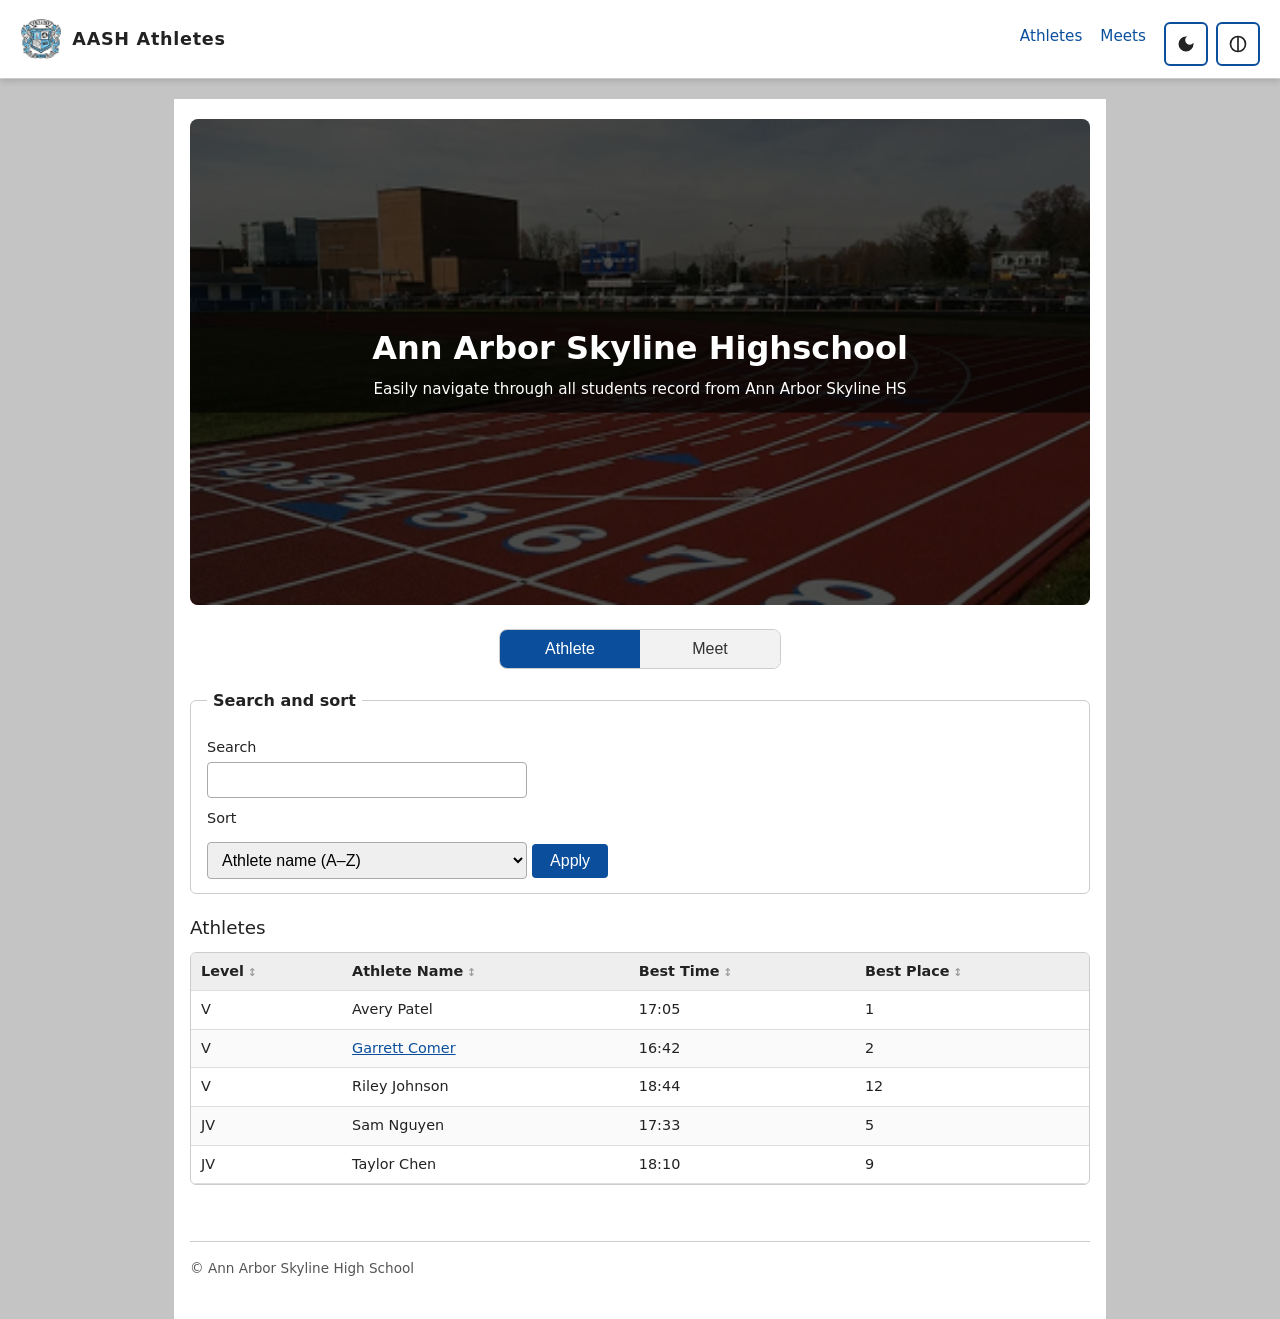
<file: index.html>
<!doctype html>
<html lang="en">
  <head>
    <meta charset="utf-8" />
    <meta name="viewport" content="width=device-width,initial-scale=1" />
    <title>Ann Arbor Skyline</title>
    <link rel="stylesheet" href="css/reset.css" />
    <link rel="stylesheet" href="css/style.css" />
  </head>

  <body>
    <header class="topnav">
      <a href="index.html" class="wholelogo">
        <img src="images/AnnArborSkylineHS_Icon.png" alt="navbar icon" class="logo">
        <span class="nav-text">AASH Athletes</span>
      </a>

      <div class="topnav-right">
      <nav aria-label="Primary navigation">
        <ul class="topnav-links">
          <li><a href="mainAthletes.html">Athletes</a></li>
          <li><a href="mainMeets.html">Meets</a></li>
        </ul>
      </nav>

      <div class="header-icon-toggles" role="group" aria-label="Display options">
        <input type="checkbox" id="dark-mode-toggle" class="theme-toggle">
        <label for="dark-mode-toggle" class="icon-toggle" title="Dark mode">
          <span class="sr-only">Dark mode</span>
          <svg xmlns="http://www.w3.org/2000/svg" width="20" height="20" viewBox="0 0 24 24" aria-hidden="true" focusable="false">
            <path fill="currentColor" d="M12 3a9 9 0 1 0 9 9c0-.46-.04-.92-.1-1.36a5.39 5.39 0 0 1-4.4 2.26 5.403 5.403 0 0 1-3.14-9.8c.44-.06.9-.1 1.36-.1z"/>
          </svg>
        </label>

        <input type="checkbox" id="contrast-toggle" class="theme-toggle">
        <label for="contrast-toggle" class="icon-toggle" title="High contrast">
          <span class="sr-only">High contrast</span>
          <svg xmlns="http://www.w3.org/2000/svg" width="20" height="20" viewBox="0 0 24 24" fill="none" aria-hidden="true" focusable="false">
            <circle cx="12" cy="12" r="9" stroke="currentColor" stroke-width="2"/>
            <line x1="12" y1="3" x2="12" y2="21" stroke="currentColor" stroke-width="2"/>
          </svg>
        </label>
      </div>
      </div>
    </header>

    <div class="page">
      <main>
        <div class="intro-box">
          <img src="images/track-img.png" class="intro-img" alt="">

          <div class="intro-darken"></div>


          <div class="intro-overlay">
            <h1 class="intro-text1">Ann Arbor Skyline Highschool</h1>
            <span class="intro-text2">Easily navigate through all students record from Ann Arbor Skyline HS</span>
          </div>
        </div>

        <div class="view-toggle" role="tablist" aria-label="Athletes or meets">
          <button type="button" id="athleteBtn" class="toggle-btn active" role="tab" aria-selected="true" aria-controls="athleteData">Athlete</button>
          <button type="button" id="meetBtn" class="toggle-btn" role="tab" aria-selected="false" aria-controls="meetData">Meet</button>
        </div>

        <div id="athleteData" class="data-section" role="tabpanel" aria-labelledby="athleteBtn">
          <form action="#" method="get">
            <fieldset>
              <legend>Search and sort</legend>

              <label for="athlete-search">Search</label>
              <input id="athlete-search" name="search" type="search" />

              <label for="athlete-sort">Sort</label>
              <select id="athlete-sort" name="sort">
                <option value="name-asc">Athlete name (A–Z)</option>
                <option value="name-desc">Athlete name (Z–A)</option>
              </select>

              <button type="submit">Apply</button>
            </fieldset>
          </form>

          <section aria-labelledby="athletes-heading">
            <h2 id="athletes-heading">Athletes</h2>
            <div class="table-wrap">
              <table>
                <thead>
                  <tr>
                    <th scope="col">Level</th>
                    <th scope="col">Athlete Name</th>
                    <th scope="col">Best Time</th>
                    <th scope="col">Best Place</th>
                  </tr>
                </thead>

                <tbody>
                  <tr>
                    <td>V</td>
                    <td><a href="athlete.html">Garrett Comer</a></td>
                    <td>16:42</td>
                    <td>2</td>
                  </tr>
                  <tr>
                    <td>V</td>
                    <td>Avery Patel</td>
                    <td>17:05</td>
                    <td>1</td>
                  </tr>
                  <tr>
                    <td>JV</td>
                    <td>Sam Nguyen</td>
                    <td>17:33</td>
                    <td>5</td>
                  </tr>
                  <tr>
                    <td>JV</td>
                    <td>Taylor Chen</td>
                    <td>18:10</td>
                    <td>9</td>
                  </tr>
                  <tr>
                    <td>V</td>
                    <td>Riley Johnson</td>
                    <td>18:44</td>
                    <td>12</td>
                  </tr>
                </tbody>
              </table>
            </div>
          </section>
        </div>

        <div id="meetData" class="data-section hidden" role="tabpanel" aria-labelledby="meetBtn" hidden>
          <form action="#" method="get">
            <fieldset>
              <legend>Search and sort</legend>

              <label for="meet-search">Search</label>
              <input id="meet-search" name="search" type="search" />

              <label for="meet-sort">Sort</label>
              <select id="meet-sort" name="sort">
                <option value="name-asc">Meet name (A–Z)</option>
                <option value="name-desc">Meet name (Z–A)</option>
                <option value="date-asc">Date (oldest first)</option>
                <option value="date-desc">Date (newest first)</option>
              </select>

              <button type="submit">Apply</button>
            </fieldset>
          </form>

          <section aria-labelledby="meets-heading">
            <h2 id="meets-heading">Meets</h2>

            <div class="table-wrap">
              <table>
                <thead>
                  <tr>
                    <th scope="col">Meet Name</th>
                    <th scope="col">Meet ID</th>
                    <th scope="col">Date</th>
                    <th scope="col">Results</th>
                  </tr>
                </thead>

                <tbody>
                  <tr>
                    <td>
                      <a href="meets.html">Skyline Invite</a>
                    </td>
                    <td>229906</td>
                    <td>
                      <time datetime="2025-10-12">Oct 12, 2025</time>
                    </td>
                    <td>
                      <a href="https://www.athletic.net/CrossCountry/meet/229906/results/916818">
                        Official results
                      </a>
                    </td>
                  </tr>

                  <tr>
                    <td>City Championship</td>
                    <td>229907</td>
                    <td>
                      <time datetime="2025-11-01">Nov 1, 2025</time>
                    </td>
                    <td>—</td>
                  </tr>

                  <tr>
                    <td>Regional Qualifier</td>
                    <td>229908</td>
                    <td>
                      <time datetime="2025-11-15">Nov 15, 2025</time>
                    </td>
                    <td>—</td>
                  </tr>
                </tbody>
              </table>
            </div>
          </section>
        </div>
      </main>

      <footer>
        <p>&copy; Ann Arbor Skyline High School</p>
      </footer>
    </div>

    <script src="js/tables.js" defer></script>
    <script src="js/sort.js" defer></script>
  </body>
</html>
</file>
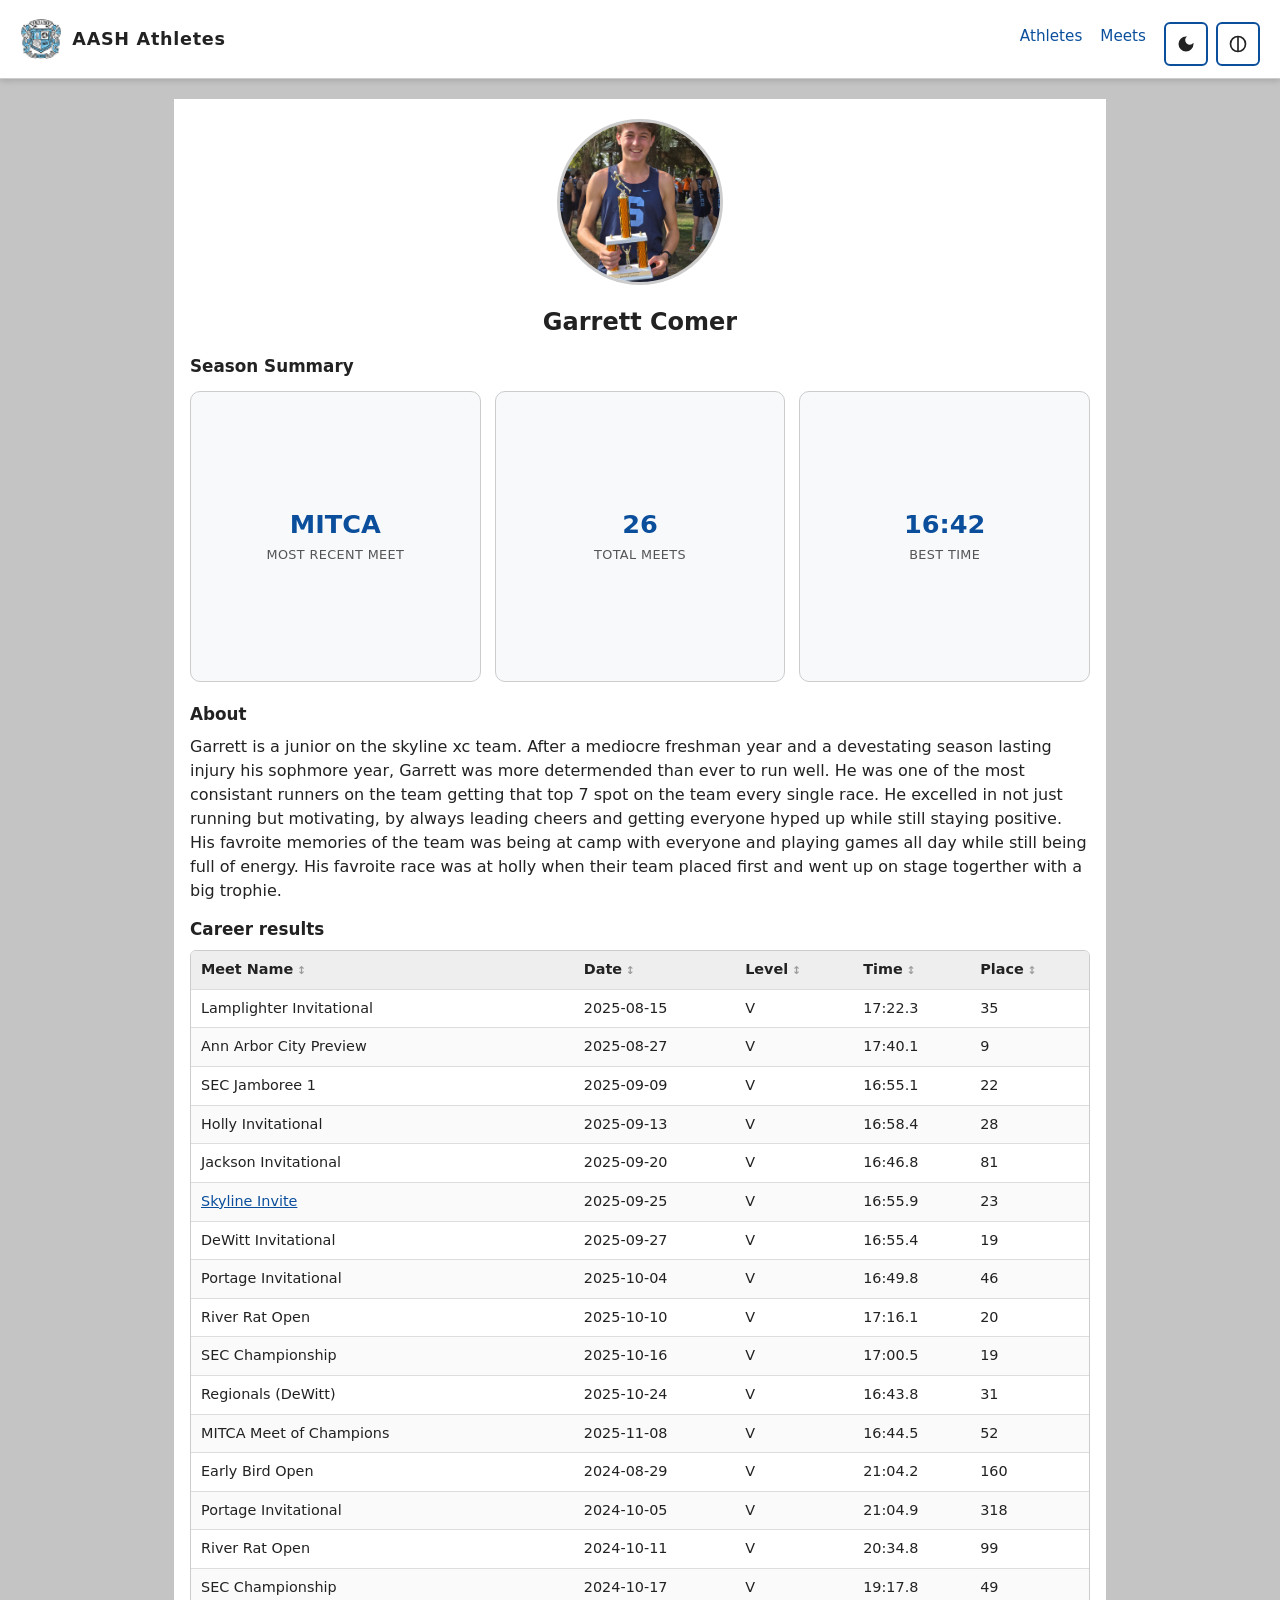
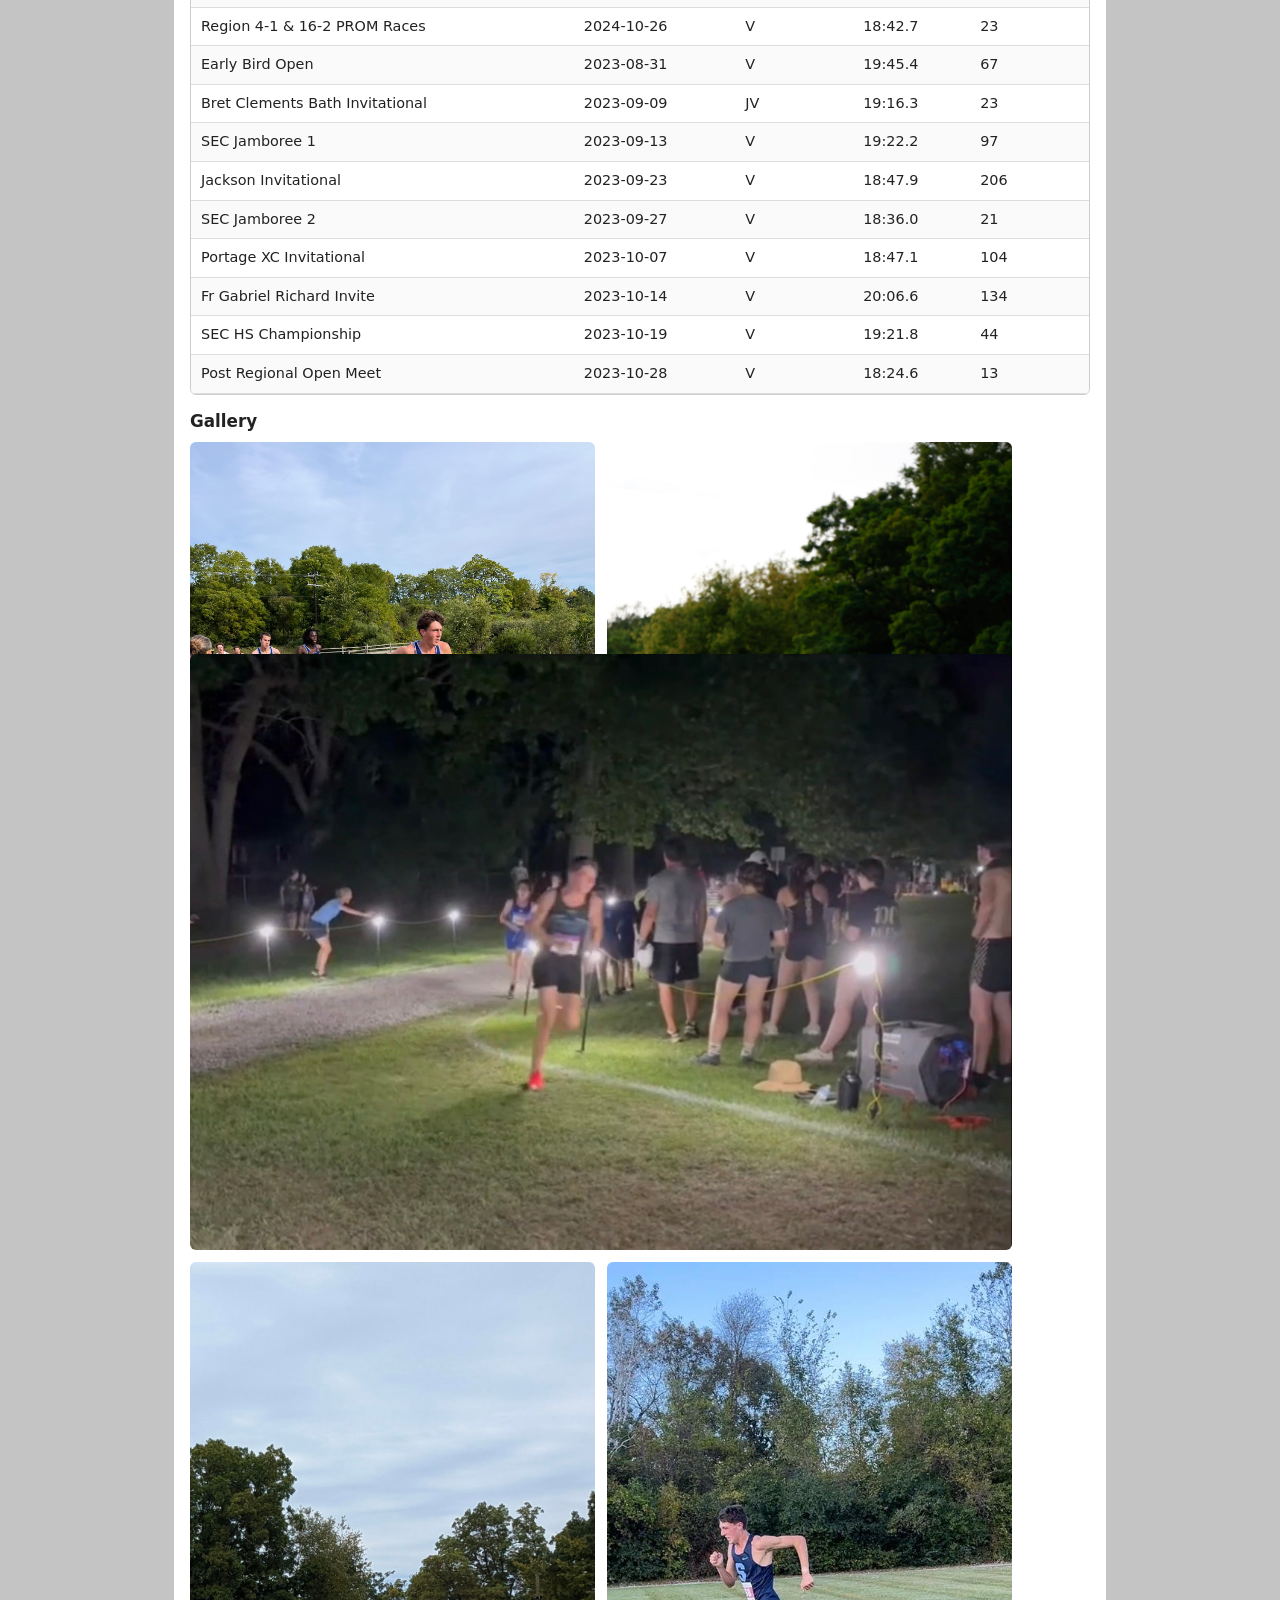
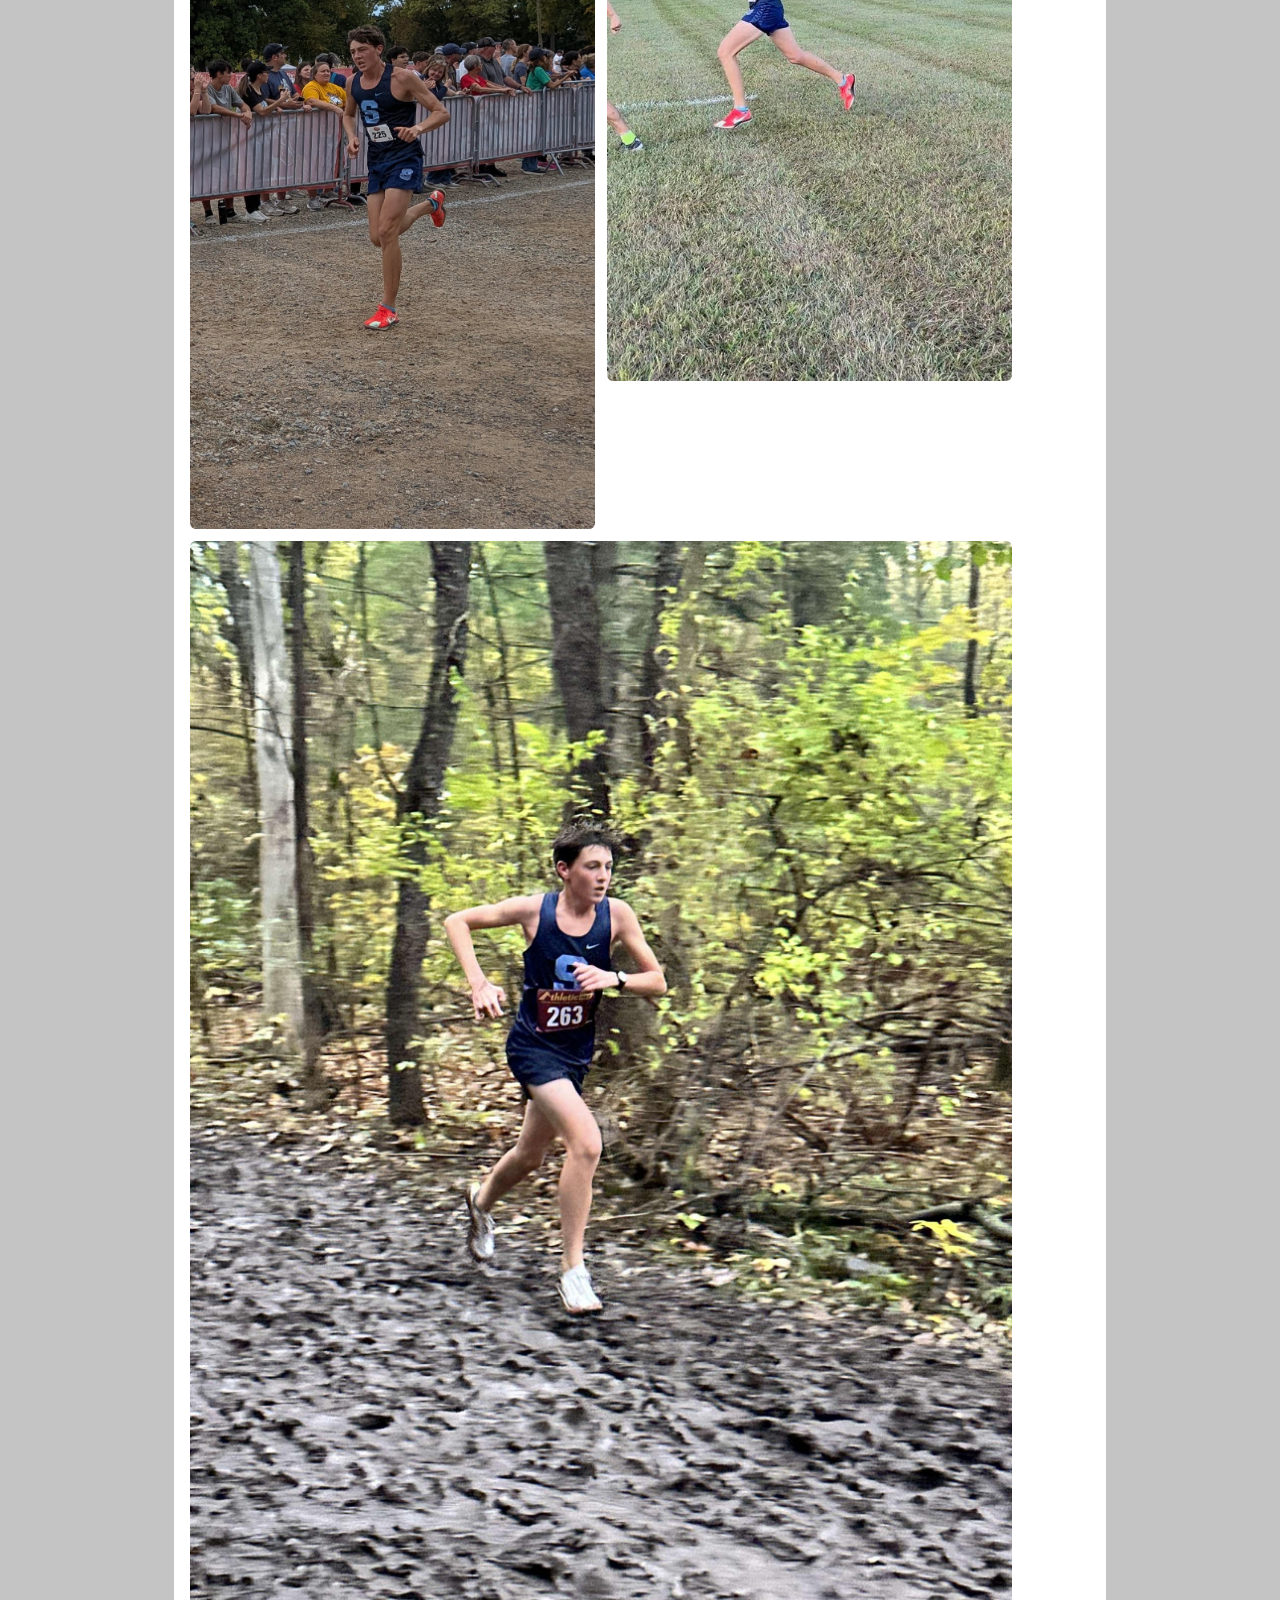
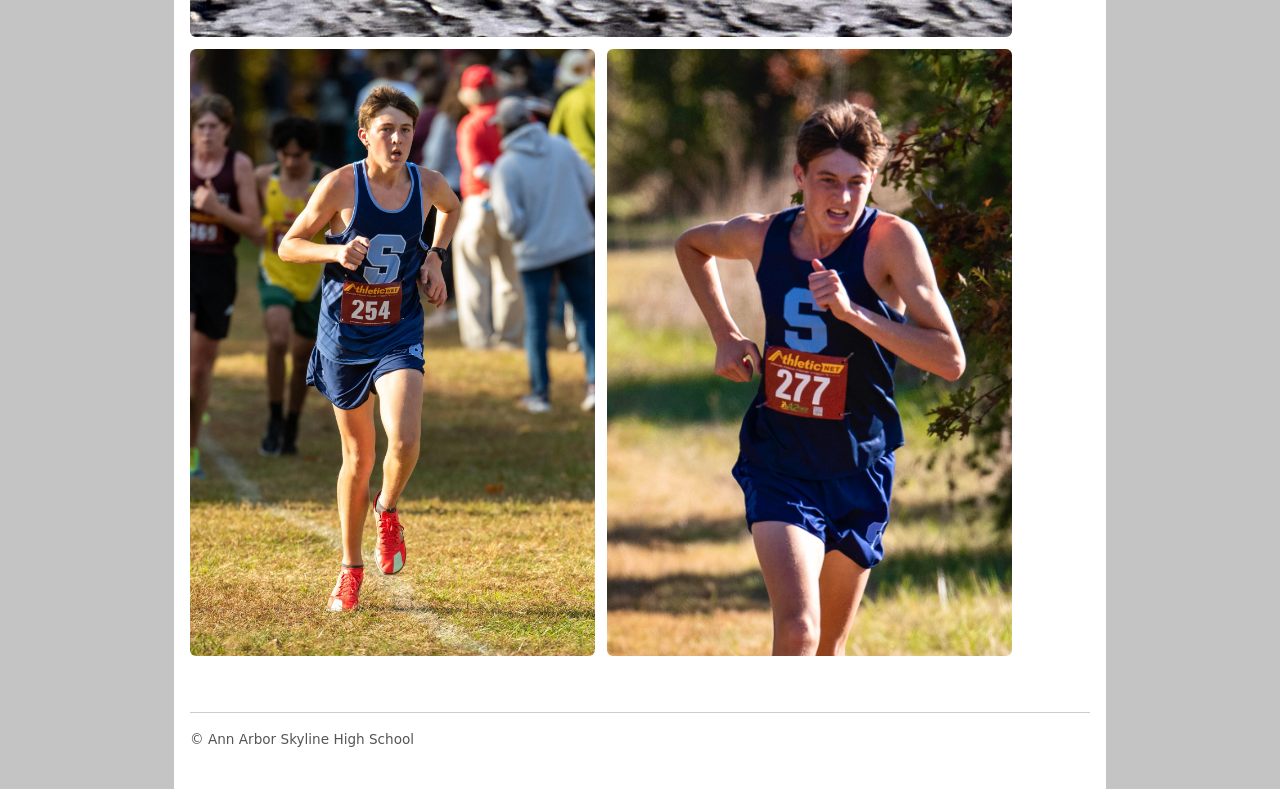
<file: athlete.html>
<!doctype html>
<html lang="en">
  <head>
    <meta charset="utf-8" />
    <meta name="viewport" content="width=device-width,initial-scale=1" />
    <title>Ann Arbor Skyline — Garrett Comer</title>
    <link rel="stylesheet" href="css/reset.css" />
    <link rel="stylesheet" href="css/style.css" />
    <link rel="stylesheet" href= "css/responsive.css">
  </head>

  <body>
    <header class="topnav">
      <a href="index.html" class="wholelogo">
        <img src="images/AnnArborSkylineHS_Icon.png" alt="navbar icon" class="logo">
        <span class="nav-text">AASH Athletes</span>
      </a>

      <div class="topnav-right">
      <nav aria-label="Primary navigation">
        <ul class="topnav-links">
          <li><a href="mainAthletes.html">Athletes</a></li>
          <li><a href="mainMeets.html">Meets</a></li>
        </ul>
      </nav>

      <div class="header-icon-toggles" role="group" aria-label="Display options">
        <input type="checkbox" id="dark-mode-toggle" class="theme-toggle">
        <label for="dark-mode-toggle" class="icon-toggle" title="Dark mode">
          <span class="sr-only">Dark mode</span>
          <svg xmlns="http://www.w3.org/2000/svg" width="20" height="20" viewBox="0 0 24 24" aria-hidden="true" focusable="false">
            <path fill="currentColor" d="M12 3a9 9 0 1 0 9 9c0-.46-.04-.92-.1-1.36a5.39 5.39 0 0 1-4.4 2.26 5.403 5.403 0 0 1-3.14-9.8c.44-.06.9-.1 1.36-.1z"/>
          </svg>
        </label>
        <input type="checkbox" id="contrast-toggle" class="theme-toggle">
        <label for="contrast-toggle" class="icon-toggle" title="High contrast">
          <span class="sr-only">High contrast</span>
          <svg xmlns="http://www.w3.org/2000/svg" width="20" height="20" viewBox="0 0 24 24" fill="none" aria-hidden="true" focusable="false">
            <circle cx="12" cy="12" r="9" stroke="currentColor" stroke-width="2"/>
            <line x1="12" y1="3" x2="12" y2="21" stroke="currentColor" stroke-width="2"/>
          </svg>
        </label>
      </div>
      </div>
    </header>

    <div class="page">

      <main>
        <section>
          <figure class="profile-photo">
            <img src="images/coverPhoto.jpg" alt="Profile photo of Garrett Comer" width="200"/>
          </figure>

          <h1 class="profile-name">Garrett Comer</h1>



          <section>
            <h3>Season Summary</h3>
            <div class="stat-cards">
              <div class="stat-card">
                <span class="stat-value">MITCA</span>
                <span class="stat-label">Most Recent Meet</span>
              </div>
              <div class="stat-card">
                <span class="stat-value">26</span>
                <span class="stat-label">Total Meets</span>
              </div>
              <div class="stat-card">
                <span class="stat-value">16:42</span>
                <span class="stat-label">Best Time</span>
              </div>
            </div>
          </section>

          <section>
            <h3>About</h3>
            <p>
              Garrett is a junior on the skyline xc team. After a mediocre freshman year and a devestating season lasting injury his sophmore year,
              Garrett was more determended than ever to run well. He was one of the most consistant runners on the team getting that top 7 spot on the
              team every single race. He excelled in not just running but motivating, by always leading cheers and getting everyone hyped up while still
              staying positive. His favroite memories of the team was being at camp with everyone and playing games all day while still being full of energy.
              His favroite race was at holly when their team placed first and went up on stage togerther with a big trophie.
            </p>
          </section>
        </section>

        <section>
          <h3>Career results</h3>

          <div class="table-wrap">
            <table>
              <thead>
                <tr>
                  <th scope="col">Meet Name</th>
                  <th scope="col">Date</th>
                  <th scope="col">Level</th>
                  <th scope="col">Time</th>
                  <th scope="col">Place</th>
                </tr>
              </thead>
              

                <tbody>
                  <tr>
                    <td>Lamplighter Invitational</td>
                    <td>2025-08-15</td>
                    <td>V</td>
                    <td>17:22.3</td>
                    <td>35</td>
                  </tr>
                  <tr>
                    <td>Ann Arbor City Preview</td>
                    <td>2025-08-27</td>
                    <td>V</td>
                    <td>17:40.1</td>
                    <td>9</td>
                  </tr>
                  <tr>
                    <td>SEC Jamboree 1</td>
                    <td>2025-09-09</td>
                    <td>V</td>
                    <td>16:55.1</td>
                    <td>22</td>
                  </tr>
                  <tr>
                    <td>Holly Invitational</td>
                    <td>2025-09-13</td>
                    <td>V</td>
                    <td>16:58.4</td>
                    <td>28</td>
                  </tr>
                  <tr>
                    <td>Jackson Invitational</td>
                    <td>2025-09-20</td>
                    <td>V</td>
                    <td>16:46.8</td>
                    <td>81</td>
                  </tr>
                  <tr>
                    <td><a href="meets.html">Skyline Invite</a></td>
                    <td>2025-09-25</td>
                    <td>V</td>
                    <td>16:55.9</td>
                    <td>23</td>
                  </tr>
                  <tr>
                    <td>DeWitt Invitational</td>
                    <td>2025-09-27</td>
                    <td>V</td>
                    <td>16:55.4</td>
                    <td>19</td>
                  </tr>
                  <tr>
                    <td>Portage Invitational</td>
                    <td>2025-10-04</td>
                    <td>V</td>
                    <td>16:49.8</td>
                    <td>46</td>
                  </tr>
                  <tr>
                    <td>River Rat Open</td>
                    <td>2025-10-10</td>
                    <td>V</td>
                    <td>17:16.1</td>
                    <td>20</td>
                  </tr>
                  <tr>
                    <td>SEC Championship</td>
                    <td>2025-10-16</td>
                    <td>V</td>
                    <td>17:00.5</td>
                    <td>19</td>
                  </tr>
                  <tr>
                    <td>Regionals (DeWitt)</td>
                    <td>2025-10-24</td>
                    <td>V</td>
                    <td>16:43.8</td>
                    <td>31</td>
                  </tr>
                  <tr>
                    <td>MITCA Meet of Champions</td>
                    <td>2025-11-08</td>
                    <td>V</td>
                    <td>16:44.5</td>
                    <td>52</td>
                  </tr>

                  <tr>
                    <td>Early Bird Open</td>
                    <td>2024-08-29</td>
                    <td>V</td>
                    <td>21:04.2</td>
                    <td>160</td>
                  </tr>
                  <tr>
                    <td>Portage Invitational</td>
                    <td>2024-10-05</td>
                    <td>V</td>
                    <td>21:04.9</td>
                    <td>318</td>
                  </tr>
                  <tr>
                    <td>River Rat Open</td>
                    <td>2024-10-11</td>
                    <td>V</td>
                    <td>20:34.8</td>
                    <td>99</td>
                  </tr>
                  <tr>
                    <td>SEC Championship</td>
                    <td>2024-10-17</td>
                    <td>V</td>
                    <td>19:17.8</td>
                    <td>49</td>
                  </tr>
                  <tr>
                    <td>Region 4-1 & 16-2 PROM Races</td>
                    <td>2024-10-26</td>
                    <td>V</td>
                    <td>18:42.7</td>
                    <td>23</td>
                  </tr>

                  <tr>
                    <td>Early Bird Open</td>
                    <td>2023-08-31</td>
                    <td>V</td>
                    <td>19:45.4</td>
                    <td>67</td>
                  </tr>
                  <tr>
                    <td>Bret Clements Bath Invitational</td>
                    <td>2023-09-09</td>
                    <td>JV</td>
                    <td>19:16.3</td>
                    <td>23</td>
                  </tr>
                  <tr>
                    <td>SEC Jamboree 1</td>
                    <td>2023-09-13</td>
                    <td>V</td>
                    <td>19:22.2</td>
                    <td>97</td>
                  </tr>
                  <tr>
                    <td>Jackson Invitational</td>
                    <td>2023-09-23</td>
                    <td>V</td>
                    <td>18:47.9</td>
                    <td>206</td>
                  </tr>
                  <tr>
                    <td>SEC Jamboree 2</td>
                    <td>2023-09-27</td>
                    <td>V</td>
                    <td>18:36.0</td>
                    <td>21</td>
                  </tr>
                  <tr>
                    <td>Portage XC Invitational</td>
                    <td>2023-10-07</td>
                    <td>V</td>
                    <td>18:47.1</td>
                    <td>104</td>
                  </tr>
                  <tr>
                    <td>Fr Gabriel Richard Invite</td>
                    <td>2023-10-14</td>
                    <td>V</td>
                    <td>20:06.6</td>
                    <td>134</td>
                  </tr>
                  <tr>
                    <td>SEC HS Championship</td>
                    <td>2023-10-19</td>
                    <td>V</td>
                    <td>19:21.8</td>
                    <td>44</td>
                  </tr>
                  <tr>
                    <td>Post Regional Open Meet</td>
                    <td>2023-10-28</td>
                    <td>V</td>
                    <td>18:24.6</td>
                    <td>13</td>
                  </tr>
                </tbody>

            </table>
          </div>
        </section>

        <section>
          <h3>Gallery</h3>

          <ul class="gallery-list">
            <li><img src="images/galleryPic1.jpg" alt="Gallery image 1" width="200"/></li>
            <li><img src="images/galleryPic2.jpg" alt="Gallery image 2" width="200"/></li>
            <li><img src="images/galleryPic4.jpg" alt="Gallery image 4" width="200"/></li>
            <li><img src="images/galleryPic3.jpg" alt="Gallery image 3" width="200"/></li>
            <li><img src="images/galleryPic5.jpg" alt="Gallery image 5" width="200"/></li>
            <li><img src="images/galleryPic6.jpg" alt="Gallery image 6" width="200"/></li>
            <li><img src="images/galleryPic7.jpg" alt="Gallery image 7" width="200"/></li>
            <li><img src="images/galleryPic8.jpg" alt="Gallery image 8" width="200"/></li>
               
            
          </ul>
        </section>
      </main>

      <footer>
        <p>&copy; Ann Arbor Skyline High School</p>
      </footer>
    </div>
    <script src="js/sort.js" defer></script>
  </body>
</html>
</file>
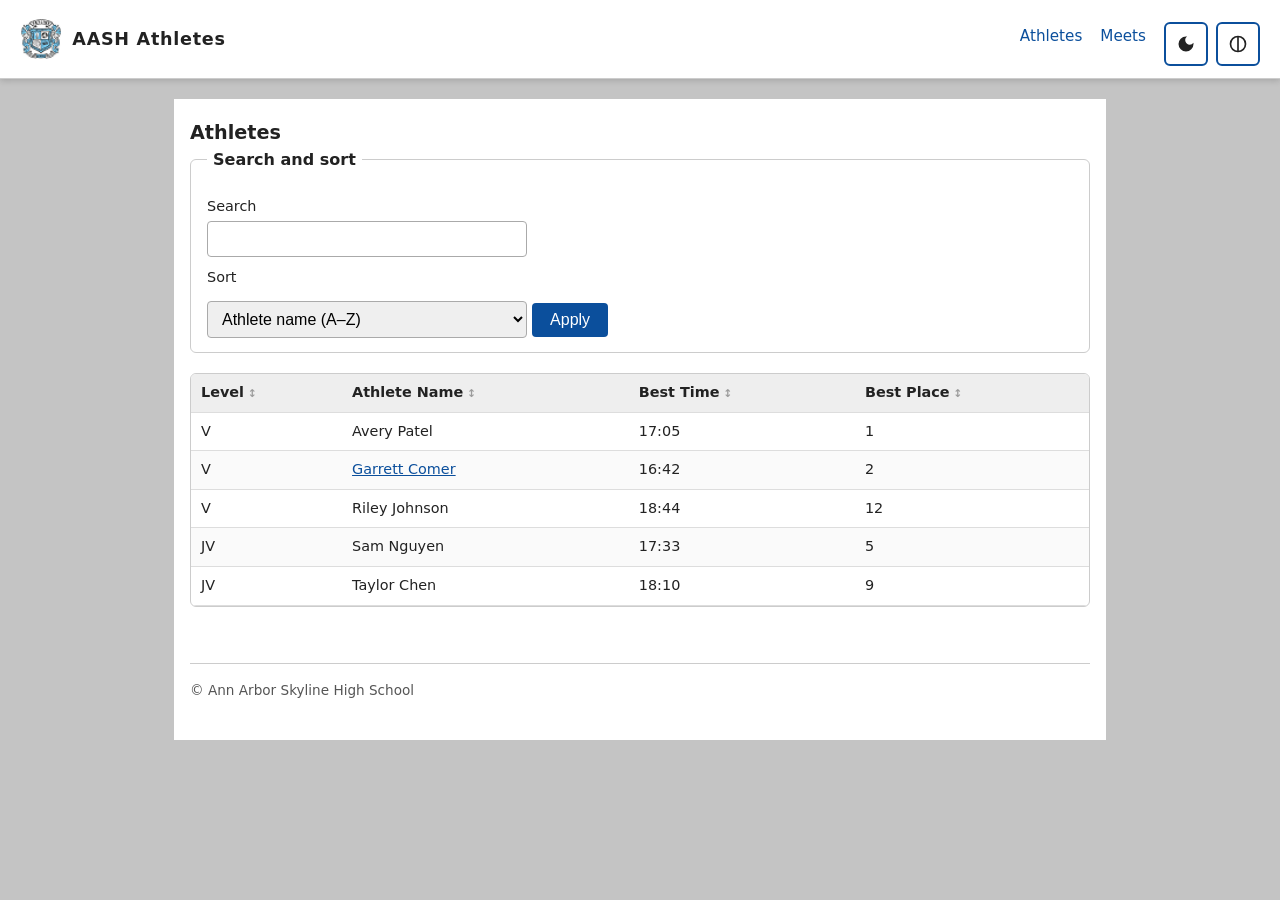
<file: mainAthletes.html>
<!doctype html>
<html lang="en">
  <head>
    <meta charset="utf-8" />
    <meta name="viewport" content="width=device-width,initial-scale=1" />
    <title>Ann Arbor Skyline — Athletes</title>
    <link rel="stylesheet" href="css/reset.css" />
    <link rel="stylesheet" href="css/style.css" />
  </head>

  <body>
    <header class="topnav">
      <a href="index.html" class="wholelogo">
        <img src="images/AnnArborSkylineHS_Icon.png" alt="navbar icon" class="logo">
        <span class="nav-text">AASH Athletes</span>
      </a>

      <div class="topnav-right">
      <nav aria-label="Primary navigation">
        <ul class="topnav-links">
          <li><a href="mainAthletes.html">Athletes</a></li>
          <li><a href="mainMeets.html">Meets</a></li>
        </ul>
      </nav>

      <div class="header-icon-toggles" role="group" aria-label="Display options">
        <input type="checkbox" id="dark-mode-toggle" class="theme-toggle">
        <label for="dark-mode-toggle" class="icon-toggle" title="Dark mode">
          <span class="sr-only">Dark mode</span>
          <svg xmlns="http://www.w3.org/2000/svg" width="20" height="20" viewBox="0 0 24 24" aria-hidden="true" focusable="false">
            <path fill="currentColor" d="M12 3a9 9 0 1 0 9 9c0-.46-.04-.92-.1-1.36a5.39 5.39 0 0 1-4.4 2.26 5.403 5.403 0 0 1-3.14-9.8c.44-.06.9-.1 1.36-.1z"/>
          </svg>
        </label>
        <input type="checkbox" id="contrast-toggle" class="theme-toggle">
        <label for="contrast-toggle" class="icon-toggle" title="High contrast">
          <span class="sr-only">High contrast</span>
          <svg xmlns="http://www.w3.org/2000/svg" width="20" height="20" viewBox="0 0 24 24" fill="none" aria-hidden="true" focusable="false">
            <circle cx="12" cy="12" r="9" stroke="currentColor" stroke-width="2"/>
            <line x1="12" y1="3" x2="12" y2="21" stroke="currentColor" stroke-width="2"/>
          </svg>
        </label>
      </div>
      </div>
    </header>

    <div class="page">

      <main data-table="athletes">
        <h1>Athletes</h1>
        <form action="#" method="get">
          <fieldset>
            <legend>Search and sort</legend>

            <label for="search">Search</label>
            <input id="search" name="search" type="search" />

            <label for="sort">Sort</label>
            <select id="sort" name="sort">
              <option value="name-asc">Athlete name (A–Z)</option>
              <option value="name-desc">Athlete name (Z–A)</option>
            </select>

            <button type="submit">Apply</button>
          </fieldset>
        </form>

        <section>
          <div class="table-wrap">
            <table>
              <thead>
                <tr>
                  <th scope="col">Level</th>
                  <th scope="col">Athlete Name</th>
                  <th scope="col">Best Time</th>
                  <th scope="col">Best Place</th>
                </tr>
              </thead>

              <tbody>
                <tr>
                  <td>V</td>
                  <td><a href="athlete.html">Garrett Comer</a></td>
                  <td>16:42</td>
                  <td>2</td>
                </tr>
                <tr>
                  <td>V</td>
                  <td>Avery Patel</td>
                  <td>17:05</td>
                  <td>1</td>
                </tr>
                <tr>
                  <td>JV</td>
                  <td>Sam Nguyen</td>
                  <td>17:33</td>
                  <td>5</td>
                </tr>
                <tr>
                  <td>JV</td>
                  <td>Taylor Chen</td>
                  <td>18:10</td>
                  <td>9</td>
                </tr>
                <tr>
                  <td>V</td>
                  <td>Riley Johnson</td>
                  <td>18:44</td>
                  <td>12</td>
                </tr>
              </tbody>
            </table>
          </div>
        </section>
      </main>

      <footer>
        <p>&copy; Ann Arbor Skyline High School</p>
      </footer>
    </div>
    <script src="js/tables.js" defer></script>
    <script src="js/sort.js" defer></script>
  </body>
</html>
</file>
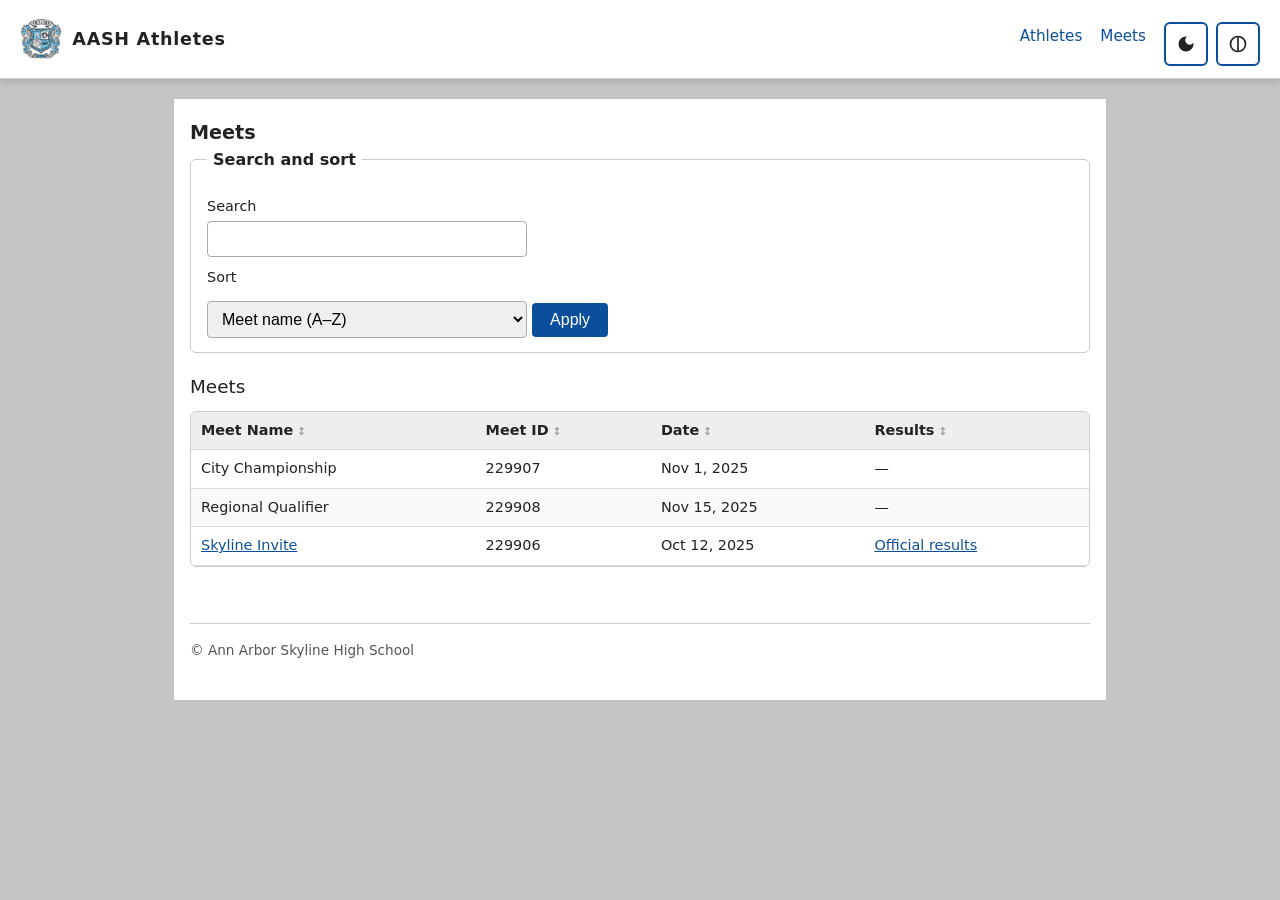
<file: mainMeets.html>
<!doctype html>
<html lang="en">
  <head>
    <meta charset="utf-8" />
    <meta name="viewport" content="width=device-width,initial-scale=1" />
    <title>Ann Arbor Skyline — Meets</title>
    <link rel="stylesheet" href="css/reset.css" />
    <link rel="stylesheet" href="css/style.css" />
  </head>

  <body>
    <header class="topnav">
      <a href="index.html" class="wholelogo">
        <img src="images/AnnArborSkylineHS_Icon.png" alt="navbar icon" class="logo">
        <span class="nav-text">AASH Athletes</span>
      </a>

      <div class="topnav-right">
      <nav aria-label="Primary navigation">
        <ul class="topnav-links">
          <li><a href="mainAthletes.html">Athletes</a></li>
          <li><a href="mainMeets.html">Meets</a></li>
        </ul>
      </nav>

      <div class="header-icon-toggles" role="group" aria-label="Display options">
        <input type="checkbox" id="dark-mode-toggle" class="theme-toggle">
        <label for="dark-mode-toggle" class="icon-toggle" title="Dark mode">
          <span class="sr-only">Dark mode</span>
          <svg xmlns="http://www.w3.org/2000/svg" width="20" height="20" viewBox="0 0 24 24" aria-hidden="true" focusable="false">
            <path fill="currentColor" d="M12 3a9 9 0 1 0 9 9c0-.46-.04-.92-.1-1.36a5.39 5.39 0 0 1-4.4 2.26 5.403 5.403 0 0 1-3.14-9.8c.44-.06.9-.1 1.36-.1z"/>
          </svg>
        </label>
        <input type="checkbox" id="contrast-toggle" class="theme-toggle">
        <label for="contrast-toggle" class="icon-toggle" title="High contrast">
          <span class="sr-only">High contrast</span>
          <svg xmlns="http://www.w3.org/2000/svg" width="20" height="20" viewBox="0 0 24 24" fill="none" aria-hidden="true" focusable="false">
            <circle cx="12" cy="12" r="9" stroke="currentColor" stroke-width="2"/>
            <line x1="12" y1="3" x2="12" y2="21" stroke="currentColor" stroke-width="2"/>
          </svg>
        </label>
      </div>
      </div>
    </header>

    <div class="page">

      <main data-table="meets">
        <h1>Meets</h1>
        <form action="#" method="get">
          <fieldset>
            <legend>Search and sort</legend>

            <label for="search">Search</label>
            <input id="search" name="search" type="search" />

            <label for="sort">Sort</label>
            <select id="sort" name="sort">
              <option value="name-asc">Meet name (A–Z)</option>
              <option value="name-desc">Meet name (Z–A)</option>
              <option value="date-asc">Date (oldest first)</option>
              <option value="date-desc">Date (newest first)</option>
            </select>

            <button type="submit">Apply</button>
          </fieldset>
        </form>

        <section aria-labelledby="meets-heading">
          <h2 id="meets-heading">Meets</h2>

          <div class="table-wrap">
            <table>
              <thead>
                <tr>
                  <th scope="col">Meet Name</th>
                  <th scope="col">Meet ID</th>
                  <th scope="col">Date</th>
                  <th scope="col">Results</th>
                </tr>
              </thead>

              <tbody>
                <tr>
                  <td>
                    <a href="meets.html">Skyline Invite</a>
                  </td>
                  <td>229906</td>
                  <td>
                    <time datetime="2025-10-12">Oct 12, 2025</time>
                  </td>
                  <td>
                    <a href="https://www.athletic.net/CrossCountry/meet/229906/results/916818">
                      Official results
                    </a>
                  </td>
                </tr>

                <tr>
                  <td>City Championship</td>
                  <td>229907</td>
                  <td>
                    <time datetime="2025-11-01">Nov 1, 2025</time>
                  </td>
                  <td>—</td>
                </tr>

                <tr>
                  <td>Regional Qualifier</td>
                  <td>229908</td>
                  <td>
                    <time datetime="2025-11-15">Nov 15, 2025</time>
                  </td>
                  <td>—</td>
                </tr>
              </tbody>
            </table>
          </div>
        </section>
      </main>

      <footer>
        <p>&copy; Ann Arbor Skyline High School</p>
      </footer>
    </div>
    <script src="js/tables.js" defer></script>
    <script src="js/sort.js" defer></script>
  </body>
</html>
</file>
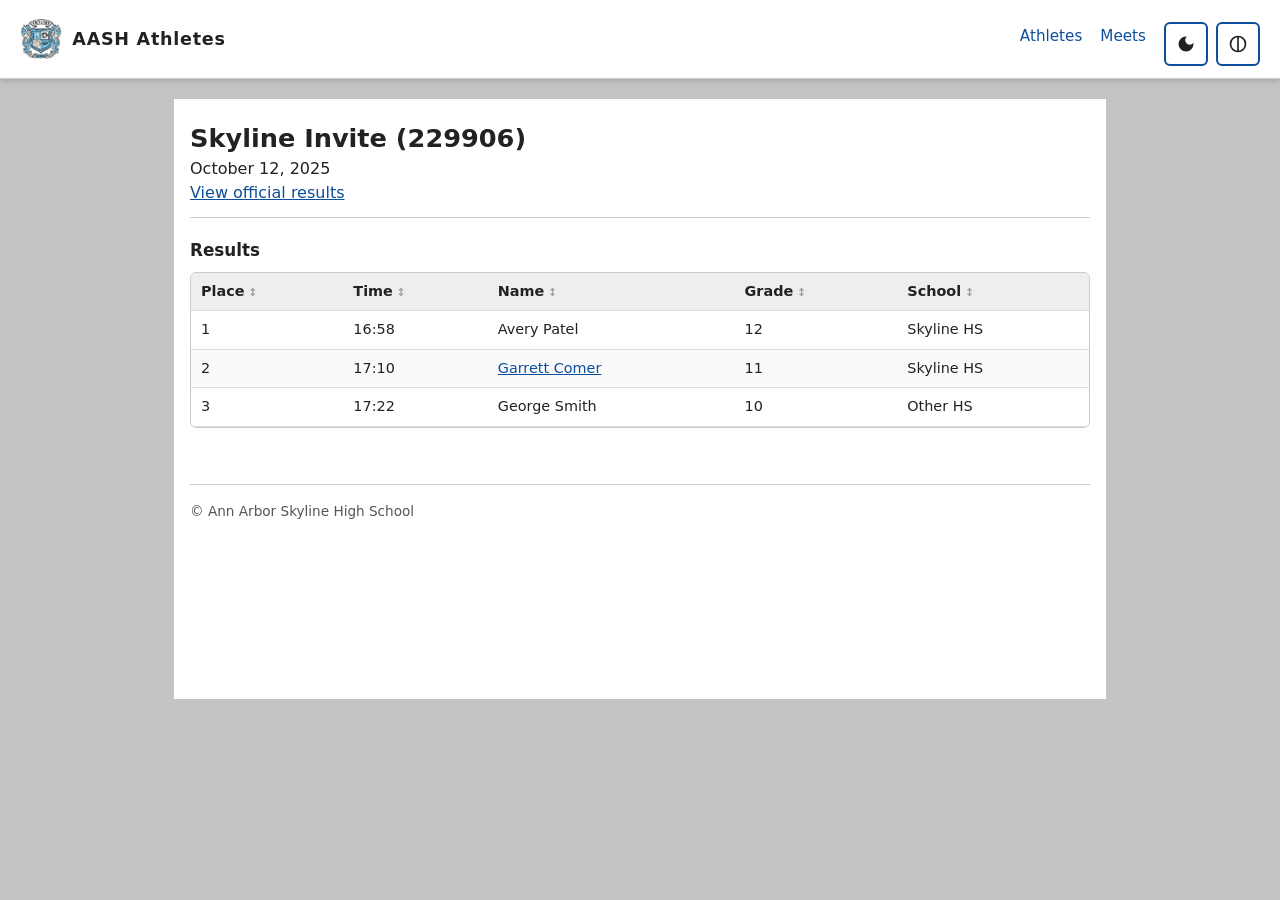
<file: meets.html>
<!DOCTYPE html>
<html lang="en">
<head>
  <meta charset="UTF-8">
  <meta name="viewport" content="width=device-width, initial-scale=1.0">
  <title>Skyline Invite | Skyline High School</title>
  <link rel="stylesheet" href="css/reset.css" />
  <link rel="stylesheet" href="css/style.css" />
</head>
<body>
    <header class="topnav">
      <a href="index.html" class="wholelogo">
        <img src="images/AnnArborSkylineHS_Icon.png" alt="navbar icon" class="logo">
        <span class="nav-text">AASH Athletes</span>
      </a>

      <div class="topnav-right">
      <nav aria-label="Primary navigation">
        <ul class="topnav-links">
          <li><a href="mainAthletes.html">Athletes</a></li>
          <li><a href="mainMeets.html">Meets</a></li>
        </ul>
      </nav>

      <div class="header-icon-toggles" role="group" aria-label="Display options">
        <input type="checkbox" id="dark-mode-toggle" class="theme-toggle">
        <label for="dark-mode-toggle" class="icon-toggle" title="Dark mode">
          <span class="sr-only">Dark mode</span>
          <svg xmlns="http://www.w3.org/2000/svg" width="20" height="20" viewBox="0 0 24 24" aria-hidden="true" focusable="false">
            <path fill="currentColor" d="M12 3a9 9 0 1 0 9 9c0-.46-.04-.92-.1-1.36a5.39 5.39 0 0 1-4.4 2.26 5.403 5.403 0 0 1-3.14-9.8c.44-.06.9-.1 1.36-.1z"/>
          </svg>
        </label>
        <input type="checkbox" id="contrast-toggle" class="theme-toggle">
        <label for="contrast-toggle" class="icon-toggle" title="High contrast">
          <span class="sr-only">High contrast</span>
          <svg xmlns="http://www.w3.org/2000/svg" width="20" height="20" viewBox="0 0 24 24" fill="none" aria-hidden="true" focusable="false">
            <circle cx="12" cy="12" r="9" stroke="currentColor" stroke-width="2"/>
            <line x1="12" y1="3" x2="12" y2="21" stroke="currentColor" stroke-width="2"/>
          </svg>
        </label>
      </div>
      </div>
    </header>

  <div class="page">

    <main>
      <article aria-labelledby="meet-title">
        <header>
          <h1 id="meet-title" class="meet-title">Skyline Invite (229906)</h1>
          <p>
            <time datetime="2025-10-12">October 12, 2025</time>
          </p>
          <p>
            <a href="https://www.athletic.net/CrossCountry/meet/229906/results/916818">
              View official results
            </a>
          </p>
        </header>

        <section aria-labelledby="results-heading">
          <h3 id="results-heading">Results</h3>
          
          <div class="table-wrap">
            <table>
              <thead>
                <tr>
                  <th scope="col">Place</th>
                  <th scope="col">Time</th>
                  <th scope="col">Name</th>
                  <th scope="col">Grade</th>
                  <th scope="col">School</th>
                </tr>
              </thead>
              <tbody>
                <tr>
                  <td>1</td>
                  <td>16:58</td>
                  <td>Avery Patel</td>
                  <td>12</td>
                  <td>Skyline HS</td>
                </tr>
                <tr>
                  <td>2</td>
                  <td>17:10</td>
                  <td><a href="athlete.html">Garrett Comer</a></td>
                  <td>11</td>
                  <td>Skyline HS</td>
                </tr>
                <tr>
                  <td>3</td>
                  <td>17:22</td>
                  <td>George Smith</td>
                  <td>10</td>
                  <td>Other HS</td>
                </tr>
              </tbody>
            </table>
          </div>
        </section>
      </article>
    </main>

    <footer>
      <p>&copy; Ann Arbor Skyline High School</p>
    </footer>
  </div>

    <script src="js/sort.js" defer></script>
</body>
</html>
</file>
<file: css/style.css>
/* ----- Base ----- */
html {
  font-size: 16px;
}

body {
  font-family: system-ui, -apple-system, "Segoe UI", Roboto, sans-serif;
  line-height: 1.5;
  color: #222;
  background: #c4c4c4;
}

a {
  color: #0b4f9c;
}

a:hover {
  text-decoration: underline;
}

.sr-only {
  position: absolute;
  width: 1px;
  height: 1px;
  padding: 0;
  margin: -1px;
  overflow: hidden;
  clip: rect(0, 0, 0, 0);
  white-space: nowrap;
  border: 0;
}

.hidden {
  display: none;
}

/* ----- Top bar ----- */
.topnav {
  position: relative;
  z-index: 1;
  display: flex;
  align-items: center;
  justify-content: space-between;
  padding: 12px 20px;
  background: #fff;
  box-shadow: 0 2px 6px rgba(0, 0, 0, 0.15);
}

.logo {
  height: 40px;
  width: auto;
  display: block;
}

.wholelogo {
  display: flex;
  align-items: center;
  gap: 10px;
  text-decoration: none;
  color: inherit;
}

.wholelogo:hover {
  text-decoration: none;
}

.nav-text {
  display: flex;
  align-items: center;
  font-weight: 600;
  font-size: 1.1rem;
  letter-spacing: 0.04em;
}

.topnav-links {
  display: flex;
  align-items: center;
  gap: 18px;
  list-style: none;
  margin: 0;
  padding: 0;
}

.topnav-links a {
  text-decoration: none;
  font-size: 0.95rem;
  font-weight: 500;
  color: #0b4f9c;
  padding: 4px 0;
}

.topnav-links a:hover {
  text-decoration: underline;
}

.topnav-right {
  display: flex;
  align-items: center;
  gap: 18px;
}

.header-icon-toggles {
  display: flex;
  gap: 8px;
}

.theme-toggle {
  position: absolute;
  width: 1px;
  height: 1px;
  padding: 0;
  margin: -1px;
  overflow: hidden;
  clip: rect(0, 0, 0, 0);
  white-space: nowrap;
  border: 0;
}

.icon-toggle {
  display: inline-flex;
  align-items: center;
  justify-content: center;
  width: 40px;
  height: 40px;
  border: 2px solid #0b4f9c;
  border-radius: 6px;
  cursor: pointer;
  background: #fff;
  color: #222;
}

.icon-toggle:hover {
  background: #f0f4fa;
}

#dark-mode-toggle:focus-visible + .icon-toggle,
#contrast-toggle:focus-visible + .icon-toggle {
  outline: 2px solid #0b4f9c;
  outline-offset: 2px;
}

/* ----- Main column ----- */
.page {
  width: 92%;
  max-width: 900px;
  margin: 0 auto;
  padding: 20px 16px 40px;
  min-height: 60vh;
  background: #fff;
}

main {
  padding-bottom: 24px;
}

/* ----- Intro ----- */
.intro-box {
  position: relative;
  width: 100%;
  margin-bottom: 24px;
  overflow: hidden;
  border-radius: 8px;
}

.intro-img {
  width: 100%;
  height: auto;
  display: block;
}

.intro-darken {
  position: absolute;
  inset: 0;
  background: rgba(0, 0, 0, 0.7);
}

.intro-overlay {
  position: absolute;
  top: 50%;
  left: 50%;
  transform: translate(-50%, -50%);
  text-align: center;
  width: 100%;
  padding: 12px 16px;
  background: rgba(0, 0, 0, 0.65);
}

.intro-text1 {
  display: block;
  color: #fff;
  font-size: 2rem;
  font-weight: 700;
  margin: 0 0 6px;
}

.intro-text2 {
  display: block;
  color: #fff;
  font-size: 0.95rem;
}

/* ----- Athlete / Meet switch ----- */
.view-toggle {
  display: flex;
  gap: 0;
  width: 100%;
  max-width: 280px;
  margin: 0 auto 20px;
  border: 1px solid #ccc;
  border-radius: 8px;
  overflow: hidden;
}

.toggle-btn {
  flex: 1;
  padding: 10px 14px;
  font-size: 1rem;
  border: none;
  background: #f2f2f2;
  color: #333;
  cursor: pointer;
}

.toggle-btn:hover {
  background: #e8e8e8;
}

.toggle-btn.active {
  background: #0b4f9c;
  color: #fff;
}

/* ----- Forms ----- */
fieldset {
  border: 1px solid #ccc;
  padding: 14px 16px;
  margin-bottom: 20px;
  border-radius: 6px;
}

legend {
  padding: 0 6px;
  font-weight: 600;
}

label {
  display: block;
  margin-top: 10px;
  font-size: 0.9rem;
}

input[type="search"],
select {
  width: 100%;
  max-width: 320px;
  margin-top: 4px;
  padding: 8px 10px;
  font-size: 1rem;
  border: 1px solid #aaa;
  border-radius: 4px;
}

button[type="submit"] {
  margin-top: 14px;
  padding: 8px 18px;
  font-size: 1rem;
  border: none;
  border-radius: 4px;
  background: #0b4f9c;
  color: #fff;
  cursor: pointer;
}

button[type="submit"]:hover {
  background: #094080;
}

h2 {
  font-size: 1.15rem;
  margin: 16px 0 10px;
}

.meet-title {
  font-size: 1.6rem;
  font-weight: 800;
}

h3 {
  font-size: 1.05rem;
  margin: 14px 0 8px;
  font-weight: 700;
}

.profile-photo {
  text-align: center;
  margin-bottom: 12px;

}

.profile-photo img {
  width: 160px;
  height: 160px;
  object-fit: cover;
  border-radius: 50%;
  border: 3px solid #ccc;
}

.bold {
  font-weight: 700;
}

.profile-name {
  display: block;
  text-align: center;
  font-weight: 600;
  font-size: 1.5rem;
  margin: 0 0 12px;
}

/* ----- Stat cards ----- */
.stat-cards {
  display: grid;
  grid-template-columns: repeat(3, 1fr);
  gap: 14px;
  margin: 12px 0 20px;
}

.stat-card {
  display: flex;
  flex-direction: column;
  align-items: center;
  justify-content: center;
  aspect-ratio: 1;
  padding: 16px;
  border: 1px solid #ccc;
  border-radius: 10px;
  background: #f8f9fb;
  text-align: center;
}

.stat-value {
  font-size: 1.6rem;
  font-weight: 700;
  color: #0b4f9c;
  line-height: 1.2;
}

.stat-label {
  margin-top: 6px;
  font-size: 0.8rem;
  color: #555;
  text-transform: uppercase;
  letter-spacing: 0.03em;
}

.gallery-list {
  display: grid;
  gap: 12px;
  grid-template-columns: repeat(auto-fill, minmax(140px, 1fr));
  list-style: none;
  margin: 0;
  padding: 0;
}

.gallery-list img {
  width: 100%;
  height: auto;
  display: block;
  border-radius: 6px;
}

/* ----- Tables ----- */
.table-wrap {
  overflow-x: auto;
  border: 1px solid #ccc;
  border-radius: 6px;
}

table {
  width: 100%;
  min-width: 260px;
  font-size: 0.9rem;
}

th,
td {
  padding: 8px 10px;
  text-align: left;
  border-bottom: 1px solid #ddd;
}

thead th {
  background: #eee;
  font-weight: 600;
}

th.sortable {
  cursor: pointer;
  user-select: none;
}

th.sortable:hover {
  background: #e0e4ea;
}

th.sortable::after {
  content: " \2195";
  font-size: 0.75em;
  opacity: 0.4;
}

th.sort-asc::after {
  content: " \25B2";
  opacity: 1;
}

th.sort-desc::after {
  content: " \25BC";
  opacity: 1;
}

tbody tr:nth-child(even) {
  background: #fafafa;
}

/* ----- Footer ----- */
footer {
  margin-top: 32px;
  padding-top: 16px;
  border-top: 1px solid #ccc;
  font-size: 0.85rem;
  color: #555;
}

/* ----- Other pages: header inside .page ----- */
header {
  margin-bottom: 20px;
  padding-bottom: 12px;
  border-bottom: 1px solid #ccc;
}

.header-top {
  display: flex;
  align-items: center;
  justify-content: space-between;
  gap: 12px;
  flex-wrap: wrap;
}

h1 {
  font-size: 1.2rem;
  font-weight: 700;
}

h1 a {
  text-decoration: none;
  color: #0b4f9c;
}

nav ul {
  margin-top: 10px;
}

nav li {
  margin-bottom: 6px;
}

/* ----- Dark mode (checkbox on index) ----- */
html:has(#dark-mode-toggle:checked) body {
  background: #1a1a1a;
  color: #eee;
}

html:has(#dark-mode-toggle:checked) .page {
  background: #252525;
  color: #eee;
}

html:has(#dark-mode-toggle:checked) a {
  color: #7ec8ff;
}

html:has(#dark-mode-toggle:checked) .topnav,
html:has(#dark-mode-toggle:checked) .icon-toggle {
  background: #2d2d2d;
  color: #eee;
  border-color: #7ec8ff;
}

html:has(#dark-mode-toggle:checked) .topnav-links a {
  color: #7ec8ff;
}

html:has(#dark-mode-toggle:checked) thead th {
  background: #333;
}

html:has(#dark-mode-toggle:checked) tbody tr:nth-child(even) {
  background: #2a2a2a;
}

html:has(#dark-mode-toggle:checked) th,
html:has(#dark-mode-toggle:checked) td {
  border-color: #444;
}

html:has(#dark-mode-toggle:checked) fieldset,
html:has(#dark-mode-toggle:checked) .table-wrap,
html:has(#dark-mode-toggle:checked) .stat-card {
  border-color: #555;
}

html:has(#dark-mode-toggle:checked) .stat-card {
  background: #2a2a2a;
}

html:has(#dark-mode-toggle:checked) .stat-value {
  color: #7ec8ff;
}

html:has(#dark-mode-toggle:checked) .stat-label {
  color: #aaa;
}

html:has(#dark-mode-toggle:checked) th.sortable:hover {
  background: #444;
}

html:has(#dark-mode-toggle:checked) input[type="search"],
html:has(#dark-mode-toggle:checked) select {
  background: #333;
  color: #eee;
  border-color: #555;
}

html:has(#dark-mode-toggle:checked) footer {
  border-color: #444;
  color: #aaa;
}

html:has(#dark-mode-toggle:checked) header {
  border-color: #444;
}

html:has(#dark-mode-toggle:checked) .profile-photo img {
  border-color: #555;
}

html:has(#dark-mode-toggle:checked) .view-toggle {
  border-color: #555;
}

html:has(#dark-mode-toggle:checked) .toggle-btn {
  background: #333;
  color: #ddd;
}

html:has(#dark-mode-toggle:checked) .toggle-btn.active {
  background: #0b4f9c;
  color: #fff;
}

html:has(#dark-mode-toggle:checked) label[for="dark-mode-toggle"].icon-toggle {
  background: #0b4f9c;
  color: #fff;
  border-color: #7ec8ff;
}

html:has(#contrast-toggle:checked) label[for="contrast-toggle"].icon-toggle {
  background: #ff0;
  color: #000;
  border-color: #000;
}

/* ----- High contrast ----- */

/* Base */
html:has(#contrast-toggle:checked) body {
  background: #000;
  color: #fff;
}

html:has(#contrast-toggle:checked) .page {
  background: #000;
  color: #fff;
}

html:has(#contrast-toggle:checked) a {
  color: #ff0;
}

/* Top bar */
html:has(#contrast-toggle:checked) .topnav {
  background: #000;
  border-bottom: 2px solid #fff;
  box-shadow: none;
}

html:has(#contrast-toggle:checked) .wholelogo {
  color: #fff;
}

html:has(#contrast-toggle:checked) .topnav-links a {
  color: #ff0;
}

html:has(#contrast-toggle:checked) .icon-toggle {
  background: #000;
  color: #fff;
  border-color: #fff;
}

html:has(#contrast-toggle:checked) .icon-toggle:hover {
  background: #333;
}

/* Tables */
html:has(#contrast-toggle:checked) .table-wrap {
  border: 2px solid #fff;
}

html:has(#contrast-toggle:checked) th,
html:has(#contrast-toggle:checked) td {
  border: 2px solid #fff;
}

html:has(#contrast-toggle:checked) thead th {
  background: #333;
  color: #fff;
}

html:has(#contrast-toggle:checked) th.sortable:hover {
  background: #555;
}

html:has(#contrast-toggle:checked) tbody tr:nth-child(even) {
  background: #111;
}

/* Forms */
html:has(#contrast-toggle:checked) fieldset {
  border: 2px solid #fff;
}

html:has(#contrast-toggle:checked) input[type="search"],
html:has(#contrast-toggle:checked) select {
  background: #000;
  color: #fff;
  border: 2px solid #fff;
}

html:has(#contrast-toggle:checked) button[type="submit"] {
  background: #ff0;
  color: #000;
  border: 2px solid #ff0;
  font-weight: 700;
}

html:has(#contrast-toggle:checked) button[type="submit"]:hover {
  background: #cc0;
}

/* Toggle buttons (index page) */
html:has(#contrast-toggle:checked) .view-toggle {
  border-color: #fff;
}

html:has(#contrast-toggle:checked) .toggle-btn {
  background: #000;
  color: #fff;
  border: 1px solid #fff;
}

html:has(#contrast-toggle:checked) .toggle-btn.active {
  background: #ff0;
  color: #000;
}

/* Stat cards */
html:has(#contrast-toggle:checked) .stat-card {
  background: #000;
  border: 2px solid #fff;
}

html:has(#contrast-toggle:checked) .stat-value {
  color: #ff0;
}

html:has(#contrast-toggle:checked) .stat-label {
  color: #fff;
}

/* Profile photo */
html:has(#contrast-toggle:checked) .profile-photo img {
  border-color: #fff;
}

/* Footer */
html:has(#contrast-toggle:checked) footer {
  border-color: #fff;
  color: #fff;
}

/* Header (inside .page on sub-pages) */
html:has(#contrast-toggle:checked) header {
  border-color: #fff;
}

/* ----- Base ----- */
html {
  font-size: 16px;
}

body {
  font-family: system-ui, -apple-system, "Segoe UI", Roboto, sans-serif;
  line-height: 1.5;
  color: #222;
  background: #c4c4c4;
}

a {
  color: #0b4f9c;
}

a:hover {
  text-decoration: underline;
}

.sr-only {
  position: absolute;
  width: 1px;
  height: 1px;
  padding: 0;
  margin: -1px;
  overflow: hidden;
  clip: rect(0, 0, 0, 0);
  white-space: nowrap;
  border: 0;
}

.hidden {
  display: none;
}

/* ----- Top bar ----- */
.topnav {
  position: relative;
  z-index: 1;
  display: flex;
  align-items: center;
  justify-content: space-between;
  padding: 12px 20px;
  background: #fff;
  box-shadow: 0 2px 6px rgba(0, 0, 0, 0.15);
}

.logo {
  height: 40px;
  width: auto;
  display: block;
}

.wholelogo {
  display: flex;
  align-items: center;
  gap: 10px;
  text-decoration: none;
  color: inherit;
}

.wholelogo:hover {
  text-decoration: none;
}

.nav-text {
  display: flex;
  align-items: center;
  font-weight: 600;
  font-size: 1.1rem;
  letter-spacing: 0.04em;
}

.topnav-links {
  display: flex;
  align-items: center;
  gap: 18px;
  list-style: none;
  margin: 0;
  padding: 0;
}

.topnav-links a {
  text-decoration: none;
  font-size: 0.95rem;
  font-weight: 500;
  color: #0b4f9c;
  padding: 4px 0;
}

.topnav-links a:hover {
  text-decoration: underline;
}

.topnav-right {
  display: flex;
  align-items: center;
  gap: 18px;
}

.header-icon-toggles {
  display: flex;
  gap: 8px;
}

.theme-toggle {
  position: absolute;
  width: 1px;
  height: 1px;
  padding: 0;
  margin: -1px;
  overflow: hidden;
  clip: rect(0, 0, 0, 0);
  white-space: nowrap;
  border: 0;
}

.icon-toggle {
  display: inline-flex;
  align-items: center;
  justify-content: center;
  width: 40px;
  height: 40px;
  border: 2px solid #0b4f9c;
  border-radius: 6px;
  cursor: pointer;
  background: #fff;
  color: #222;
}

.icon-toggle:hover {
  background: #f0f4fa;
}

#dark-mode-toggle:focus-visible + .icon-toggle,
#contrast-toggle:focus-visible + .icon-toggle {
  outline: 2px solid #0b4f9c;
  outline-offset: 2px;
}

/* ----- Main column ----- */
.page {
  width: 92%;
  max-width: 900px;
  margin: 0 auto;
  padding: 20px 16px 40px;
  min-height: 60vh;
  background: #fff;
}

main {
  padding-bottom: 24px;
}

/* ----- Intro ----- */
.intro-box {
  position: relative;
  width: 100%;
  margin-bottom: 24px;
  overflow: hidden;
  border-radius: 8px;
}

.intro-img {
  width: 100%;
  height: auto;
  display: block;
}

.intro-darken {
  position: absolute;
  inset: 0;
  background: rgba(0, 0, 0, 0.7);
}

.intro-overlay {
  position: absolute;
  top: 50%;
  left: 50%;
  transform: translate(-50%, -50%);
  text-align: center;
  width: 100%;
  padding: 12px 16px;
  background: rgba(0, 0, 0, 0.65);
}

.intro-text1 {
  display: block;
  color: #fff;
  font-size: 2rem;
  font-weight: 700;
  margin: 0 0 6px;
}

.intro-text2 {
  display: block;
  color: #fff;
  font-size: 0.95rem;
}

/* ----- Athlete / Meet switch ----- */
.view-toggle {
  display: flex;
  gap: 0;
  width: 100%;
  max-width: 280px;
  margin: 0 auto 20px;
  border: 1px solid #ccc;
  border-radius: 8px;
  overflow: hidden;
}

.toggle-btn {
  flex: 1;
  padding: 10px 14px;
  font-size: 1rem;
  border: none;
  background: #f2f2f2;
  color: #333;
  cursor: pointer;
}

.toggle-btn:hover {
  background: #e8e8e8;
}

.toggle-btn.active {
  background: #0b4f9c;
  color: #fff;
}

/* ----- Forms ----- */
fieldset {
  border: 1px solid #ccc;
  padding: 14px 16px;
  margin-bottom: 20px;
  border-radius: 6px;
}

legend {
  padding: 0 6px;
  font-weight: 600;
}

label {
  display: block;
  margin-top: 10px;
  font-size: 0.9rem;
}

input[type="search"],
select {
  width: 100%;
  max-width: 320px;
  margin-top: 4px;
  padding: 8px 10px;
  font-size: 1rem;
  border: 1px solid #aaa;
  border-radius: 4px;
}

button[type="submit"] {
  margin-top: 14px;
  padding: 8px 18px;
  font-size: 1rem;
  border: none;
  border-radius: 4px;
  background: #0b4f9c;
  color: #fff;
  cursor: pointer;
}

button[type="submit"]:hover {
  background: #094080;
}

h2 {
  font-size: 1.15rem;
  margin: 16px 0 10px;
}

.meet-title {
  font-size: 1.6rem;
  font-weight: 800;
}

h3 {
  font-size: 1.05rem;
  margin: 14px 0 8px;
  font-weight: 700;
}

.profile-photo {
  text-align: center;
  margin-bottom: 12px;

}

.profile-photo img {
  width: 160px;
  height: 160px;
  object-fit: cover;
  border-radius: 50%;
  border: 3px solid #ccc;
}

.bold {
  font-weight: 700;
}

.profile-name {
  display: block;
  text-align: center;
  font-weight: 600;
  font-size: 1.5rem;
  margin: 0 0 12px;
}

/* ----- Stat cards ----- */
.stat-cards {
  display: grid;
  grid-template-columns: repeat(3, 1fr);
  gap: 14px;
  margin: 12px 0 20px;
}

.stat-card {
  display: flex;
  flex-direction: column;
  align-items: center;
  justify-content: center;
  aspect-ratio: 1;
  padding: 16px;
  border: 1px solid #ccc;
  border-radius: 10px;
  background: #f8f9fb;
  text-align: center;
}

.stat-value {
  font-size: 1.6rem;
  font-weight: 700;
  color: #0b4f9c;
  line-height: 1.2;
}

.stat-label {
  margin-top: 6px;
  font-size: 0.8rem;
  color: #555;
  text-transform: uppercase;
  letter-spacing: 0.03em;
}

.gallery-list {
  display: grid;
  gap: 12px;
  grid-template-columns: repeat(auto-fill, minmax(140px, 1fr));
  list-style: none;
  margin: 0;
  padding: 0;
}

.gallery-list img {
  width: 100%;
  height: auto;
  display: block;
  border-radius: 6px;
}

/* ----- Tables ----- */
.table-wrap {
  overflow-x: auto;
  border: 1px solid #ccc;
  border-radius: 6px;
}

table {
  width: 100%;
  min-width: 260px;
  font-size: 0.9rem;
}

th,
td {
  padding: 8px 10px;
  text-align: left;
  border-bottom: 1px solid #ddd;
}

thead th {
  background: #eee;
  font-weight: 600;
}

th.sortable {
  cursor: pointer;
  user-select: none;
}

th.sortable:hover {
  background: #e0e4ea;
}

th.sortable::after {
  content: " \2195";
  font-size: 0.75em;
  opacity: 0.4;
}

th.sort-asc::after {
  content: " \25B2";
  opacity: 1;
}

th.sort-desc::after {
  content: " \25BC";
  opacity: 1;
}

tbody tr:nth-child(even) {
  background: #fafafa;
}

/* ----- Footer ----- */
footer {
  margin-top: 32px;
  padding-top: 16px;
  border-top: 1px solid #ccc;
  font-size: 0.85rem;
  color: #555;
}

/* ----- Other pages: header inside .page ----- */
header {
  margin-bottom: 20px;
  padding-bottom: 12px;
  border-bottom: 1px solid #ccc;
}

.header-top {
  display: flex;
  align-items: center;
  justify-content: space-between;
  gap: 12px;
  flex-wrap: wrap;
}

h1 {
  font-size: 1.2rem;
  font-weight: 700;
}

h1 a {
  text-decoration: none;
  color: #0b4f9c;
}

nav ul {
  margin-top: 10px;
}

nav li {
  margin-bottom: 6px;
}

/* ----- Dark mode (checkbox on index) ----- */
html:has(#dark-mode-toggle:checked) body {
  background: #1a1a1a;
  color: #eee;
}

html:has(#dark-mode-toggle:checked) .page {
  background: #252525;
  color: #eee;
}

html:has(#dark-mode-toggle:checked) a {
  color: #7ec8ff;
}

html:has(#dark-mode-toggle:checked) .topnav,
html:has(#dark-mode-toggle:checked) .icon-toggle {
  background: #2d2d2d;
  color: #eee;
  border-color: #7ec8ff;
}

html:has(#dark-mode-toggle:checked) .topnav-links a {
  color: #7ec8ff;
}

html:has(#dark-mode-toggle:checked) thead th {
  background: #333;
}

html:has(#dark-mode-toggle:checked) tbody tr:nth-child(even) {
  background: #2a2a2a;
}

html:has(#dark-mode-toggle:checked) th,
html:has(#dark-mode-toggle:checked) td {
  border-color: #444;
}

html:has(#dark-mode-toggle:checked) fieldset,
html:has(#dark-mode-toggle:checked) .table-wrap,
html:has(#dark-mode-toggle:checked) .stat-card {
  border-color: #555;
}

html:has(#dark-mode-toggle:checked) .stat-card {
  background: #2a2a2a;
}

html:has(#dark-mode-toggle:checked) .stat-value {
  color: #7ec8ff;
}

html:has(#dark-mode-toggle:checked) .stat-label {
  color: #aaa;
}

html:has(#dark-mode-toggle:checked) th.sortable:hover {
  background: #444;
}

html:has(#dark-mode-toggle:checked) input[type="search"],
html:has(#dark-mode-toggle:checked) select {
  background: #333;
  color: #eee;
  border-color: #555;
}

html:has(#dark-mode-toggle:checked) footer {
  border-color: #444;
  color: #aaa;
}

html:has(#dark-mode-toggle:checked) header {
  border-color: #444;
}

html:has(#dark-mode-toggle:checked) .profile-photo img {
  border-color: #555;
}

html:has(#dark-mode-toggle:checked) .view-toggle {
  border-color: #555;
}

html:has(#dark-mode-toggle:checked) .toggle-btn {
  background: #333;
  color: #ddd;
}

html:has(#dark-mode-toggle:checked) .toggle-btn.active {
  background: #0b4f9c;
  color: #fff;
}

html:has(#dark-mode-toggle:checked) label[for="dark-mode-toggle"].icon-toggle {
  background: #0b4f9c;
  color: #fff;
  border-color: #7ec8ff;
}

html:has(#contrast-toggle:checked) label[for="contrast-toggle"].icon-toggle {
  background: #ff0;
  color: #000;
  border-color: #000;
}

/* ----- High contrast ----- */

/* Base */
html:has(#contrast-toggle:checked) body {
  background: #000;
  color: #fff;
}

html:has(#contrast-toggle:checked) .page {
  background: #000;
  color: #fff;
}

html:has(#contrast-toggle:checked) a {
  color: #ff0;
}

/* Top bar */
html:has(#contrast-toggle:checked) .topnav {
  background: #000;
  border-bottom: 2px solid #fff;
  box-shadow: none;
}

html:has(#contrast-toggle:checked) .wholelogo {
  color: #fff;
}

html:has(#contrast-toggle:checked) .topnav-links a {
  color: #ff0;
}

html:has(#contrast-toggle:checked) .icon-toggle {
  background: #000;
  color: #fff;
  border-color: #fff;
}

html:has(#contrast-toggle:checked) .icon-toggle:hover {
  background: #333;
}

/* Tables */
html:has(#contrast-toggle:checked) .table-wrap {
  border: 2px solid #fff;
}

html:has(#contrast-toggle:checked) th,
html:has(#contrast-toggle:checked) td {
  border: 2px solid #fff;
}

html:has(#contrast-toggle:checked) thead th {
  background: #333;
  color: #fff;
}

html:has(#contrast-toggle:checked) th.sortable:hover {
  background: #555;
}

html:has(#contrast-toggle:checked) tbody tr:nth-child(even) {
  background: #111;
}

/* Forms */
html:has(#contrast-toggle:checked) fieldset {
  border: 2px solid #fff;
}

html:has(#contrast-toggle:checked) input[type="search"],
html:has(#contrast-toggle:checked) select {
  background: #000;
  color: #fff;
  border: 2px solid #fff;
}

html:has(#contrast-toggle:checked) button[type="submit"] {
  background: #ff0;
  color: #000;
  border: 2px solid #ff0;
  font-weight: 700;
}

html:has(#contrast-toggle:checked) button[type="submit"]:hover {
  background: #cc0;
}

/* Toggle buttons (index page) */
html:has(#contrast-toggle:checked) .view-toggle {
  border-color: #fff;
}

html:has(#contrast-toggle:checked) .toggle-btn {
  background: #000;
  color: #fff;
  border: 1px solid #fff;
}

html:has(#contrast-toggle:checked) .toggle-btn.active {
  background: #ff0;
  color: #000;
}

/* Stat cards */
html:has(#contrast-toggle:checked) .stat-card {
  background: #000;
  border: 2px solid #fff;
}

html:has(#contrast-toggle:checked) .stat-value {
  color: #ff0;
}

html:has(#contrast-toggle:checked) .stat-label {
  color: #fff;
}

/* Profile photo */
html:has(#contrast-toggle:checked) .profile-photo img {
  border-color: #fff;
}

/* Footer */
html:has(#contrast-toggle:checked) footer {
  border-color: #fff;
  color: #fff;
}

/* Header (inside .page on sub-pages) */
html:has(#contrast-toggle:checked) header {
  border-color: #fff;
}
</file>
<file: css/responsive.css>
@media screen and (min-width:776px){
    .gallery-list{
        grid-template-columns: 45% 45%;
        grid-template-rows: 200px;

    }


    .gallery-list li:nth-child(3n){
    grid-column: 1/-1;
    }
}
</file>
